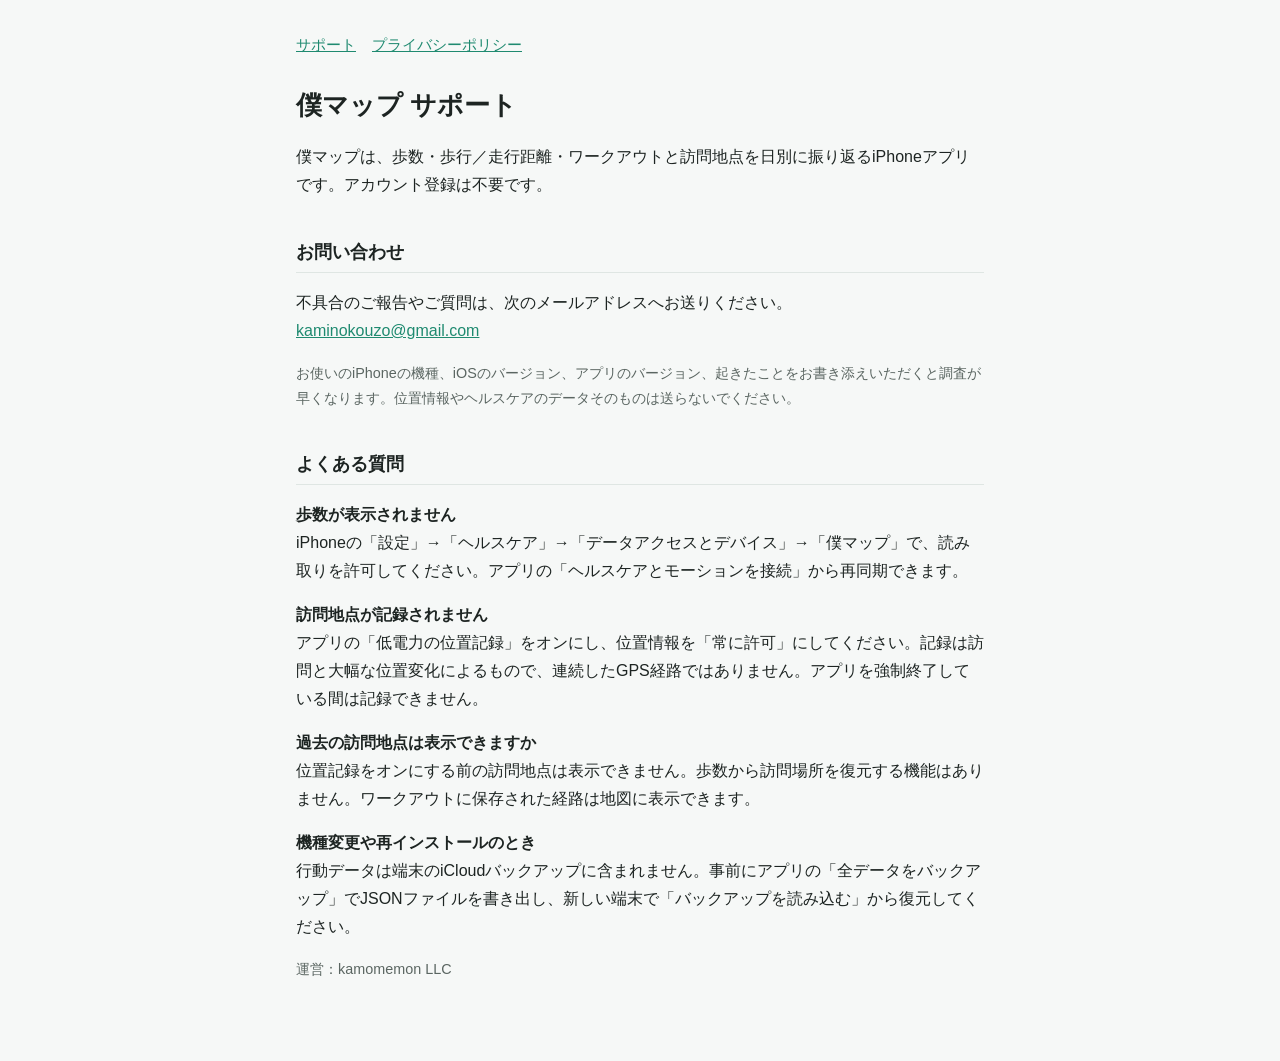
<file: index.html>
<!doctype html><html lang="ja"><head><meta charset="utf-8"><meta name="viewport" content="width=device-width,initial-scale=1"><title>僕マップ サポート</title><link rel="stylesheet" href="style.css"></head><body><main>
<nav><a href="./">サポート</a><a href="privacy.html">プライバシーポリシー</a></nav>
<h1>僕マップ サポート</h1>
<p>僕マップは、歩数・歩行／走行距離・ワークアウトと訪問地点を日別に振り返るiPhoneアプリです。アカウント登録は不要です。</p>
<h2>お問い合わせ</h2>
<p>不具合のご報告やご質問は、次のメールアドレスへお送りください。<br><a href="mailto:kaminokouzo@gmail.com">kaminokouzo@gmail.com</a></p>
<p class="muted">お使いのiPhoneの機種、iOSのバージョン、アプリのバージョン、起きたことをお書き添えいただくと調査が早くなります。位置情報やヘルスケアのデータそのものは送らないでください。</p>
<h2>よくある質問</h2>
<p><strong>歩数が表示されません</strong><br>iPhoneの「設定」→「ヘルスケア」→「データアクセスとデバイス」→「僕マップ」で、読み取りを許可してください。アプリの「ヘルスケアとモーションを接続」から再同期できます。</p>
<p><strong>訪問地点が記録されません</strong><br>アプリの「低電力の位置記録」をオンにし、位置情報を「常に許可」にしてください。記録は訪問と大幅な位置変化によるもので、連続したGPS経路ではありません。アプリを強制終了している間は記録できません。</p>
<p><strong>過去の訪問地点は表示できますか</strong><br>位置記録をオンにする前の訪問地点は表示できません。歩数から訪問場所を復元する機能はありません。ワークアウトに保存された経路は地図に表示できます。</p>
<p><strong>機種変更や再インストールのとき</strong><br>行動データは端末のiCloudバックアップに含まれません。事前にアプリの「全データをバックアップ」でJSONファイルを書き出し、新しい端末で「バックアップを読み込む」から復元してください。</p>
<p class="muted">運営：kamomemon LLC</p>
</main></body></html>
</file>
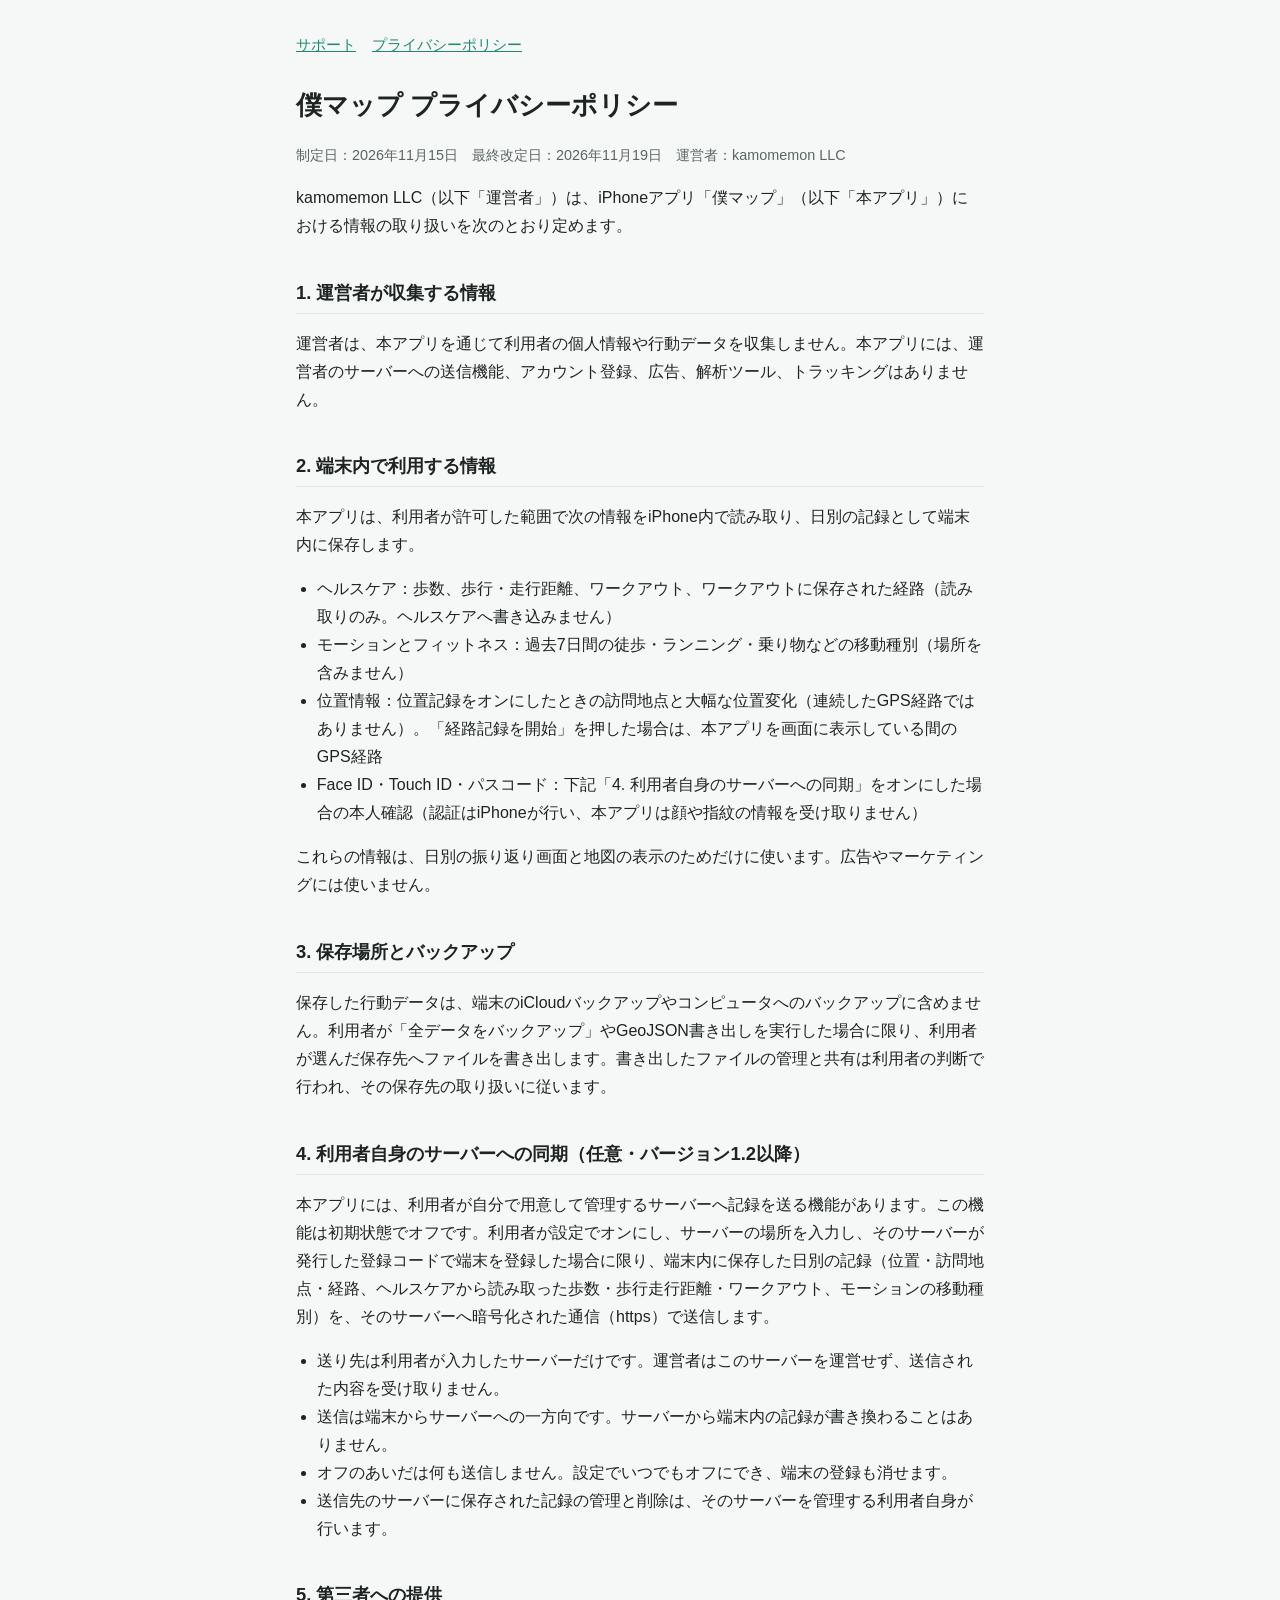
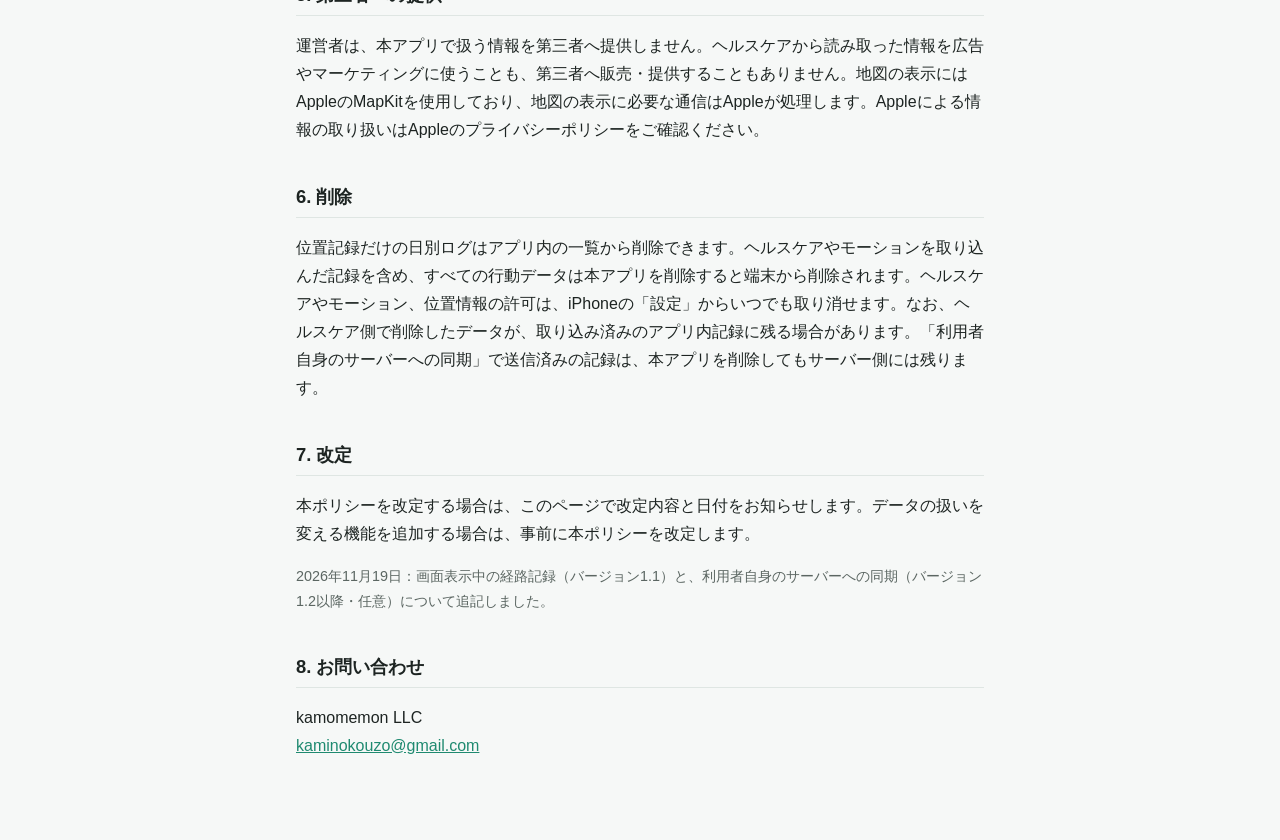
<file: privacy.html>
<!doctype html><html lang="ja"><head><meta charset="utf-8"><meta name="viewport" content="width=device-width,initial-scale=1"><title>僕マップ プライバシーポリシー</title><link rel="stylesheet" href="style.css"></head><body><main>
<nav><a href="./">サポート</a><a href="privacy.html">プライバシーポリシー</a></nav>
<h1>僕マップ プライバシーポリシー</h1>
<p class="muted">制定日：2026年11月15日　最終改定日：2026年11月19日　運営者：kamomemon LLC</p>
<p>kamomemon LLC（以下「運営者」）は、iPhoneアプリ「僕マップ」（以下「本アプリ」）における情報の取り扱いを次のとおり定めます。</p>
<h2>1. 運営者が収集する情報</h2>
<p>運営者は、本アプリを通じて利用者の個人情報や行動データを収集しません。本アプリには、運営者のサーバーへの送信機能、アカウント登録、広告、解析ツール、トラッキングはありません。</p>
<h2>2. 端末内で利用する情報</h2>
<p>本アプリは、利用者が許可した範囲で次の情報をiPhone内で読み取り、日別の記録として端末内に保存します。</p>
<ul>
<li>ヘルスケア：歩数、歩行・走行距離、ワークアウト、ワークアウトに保存された経路（読み取りのみ。ヘルスケアへ書き込みません）</li>
<li>モーションとフィットネス：過去7日間の徒歩・ランニング・乗り物などの移動種別（場所を含みません）</li>
<li>位置情報：位置記録をオンにしたときの訪問地点と大幅な位置変化（連続したGPS経路ではありません）。「経路記録を開始」を押した場合は、本アプリを画面に表示している間のGPS経路</li>
<li>Face ID・Touch ID・パスコード：下記「4. 利用者自身のサーバーへの同期」をオンにした場合の本人確認（認証はiPhoneが行い、本アプリは顔や指紋の情報を受け取りません）</li>
</ul>
<p>これらの情報は、日別の振り返り画面と地図の表示のためだけに使います。広告やマーケティングには使いません。</p>
<h2>3. 保存場所とバックアップ</h2>
<p>保存した行動データは、端末のiCloudバックアップやコンピュータへのバックアップに含めません。利用者が「全データをバックアップ」やGeoJSON書き出しを実行した場合に限り、利用者が選んだ保存先へファイルを書き出します。書き出したファイルの管理と共有は利用者の判断で行われ、その保存先の取り扱いに従います。</p>
<h2>4. 利用者自身のサーバーへの同期（任意・バージョン1.2以降）</h2>
<p>本アプリには、利用者が自分で用意して管理するサーバーへ記録を送る機能があります。この機能は初期状態でオフです。利用者が設定でオンにし、サーバーの場所を入力し、そのサーバーが発行した登録コードで端末を登録した場合に限り、端末内に保存した日別の記録（位置・訪問地点・経路、ヘルスケアから読み取った歩数・歩行走行距離・ワークアウト、モーションの移動種別）を、そのサーバーへ暗号化された通信（https）で送信します。</p>
<ul>
<li>送り先は利用者が入力したサーバーだけです。運営者はこのサーバーを運営せず、送信された内容を受け取りません。</li>
<li>送信は端末からサーバーへの一方向です。サーバーから端末内の記録が書き換わることはありません。</li>
<li>オフのあいだは何も送信しません。設定でいつでもオフにでき、端末の登録も消せます。</li>
<li>送信先のサーバーに保存された記録の管理と削除は、そのサーバーを管理する利用者自身が行います。</li>
</ul>
<h2>5. 第三者への提供</h2>
<p>運営者は、本アプリで扱う情報を第三者へ提供しません。ヘルスケアから読み取った情報を広告やマーケティングに使うことも、第三者へ販売・提供することもありません。地図の表示にはAppleのMapKitを使用しており、地図の表示に必要な通信はAppleが処理します。Appleによる情報の取り扱いはAppleのプライバシーポリシーをご確認ください。</p>
<h2>6. 削除</h2>
<p>位置記録だけの日別ログはアプリ内の一覧から削除できます。ヘルスケアやモーションを取り込んだ記録を含め、すべての行動データは本アプリを削除すると端末から削除されます。ヘルスケアやモーション、位置情報の許可は、iPhoneの「設定」からいつでも取り消せます。なお、ヘルスケア側で削除したデータが、取り込み済みのアプリ内記録に残る場合があります。「利用者自身のサーバーへの同期」で送信済みの記録は、本アプリを削除してもサーバー側には残ります。</p>
<h2>7. 改定</h2>
<p>本ポリシーを改定する場合は、このページで改定内容と日付をお知らせします。データの扱いを変える機能を追加する場合は、事前に本ポリシーを改定します。</p>
<p class="muted">2026年11月19日：画面表示中の経路記録（バージョン1.1）と、利用者自身のサーバーへの同期（バージョン1.2以降・任意）について追記しました。</p>
<h2>8. お問い合わせ</h2>
<p>kamomemon LLC<br><a href="mailto:kaminokouzo@gmail.com">kaminokouzo@gmail.com</a></p>
</main></body></html>
</file>
<file: style.css>
:root{--bg:#f6f8f7;--fg:#1d2422;--muted:#5b6662;--accent:#1f8a70;--card:#fff;--line:#dfe6e3}
@media (prefers-color-scheme:dark){:root{--bg:#121615;--fg:#e8eeec;--muted:#9aa7a2;--accent:#5fd0ae;--card:#1b201f;--line:#2b3331}}
*{box-sizing:border-box}body{margin:0;background:var(--bg);color:var(--fg);font:16px/1.75 -apple-system,BlinkMacSystemFont,"Hiragino Sans","Noto Sans JP",sans-serif}
main{max-width:720px;margin:0 auto;padding:32px 16px 64px}h1{font-size:1.6rem;margin:.2em 0 .6em}h2{font-size:1.15rem;margin:2em 0 .4em;border-bottom:1px solid var(--line);padding-bottom:.2em}
a{color:var(--accent)}nav{display:flex;gap:16px;font-size:.95rem;margin-bottom:24px}.muted{color:var(--muted);font-size:.9rem}ul{padding-left:1.3em}
</file>
